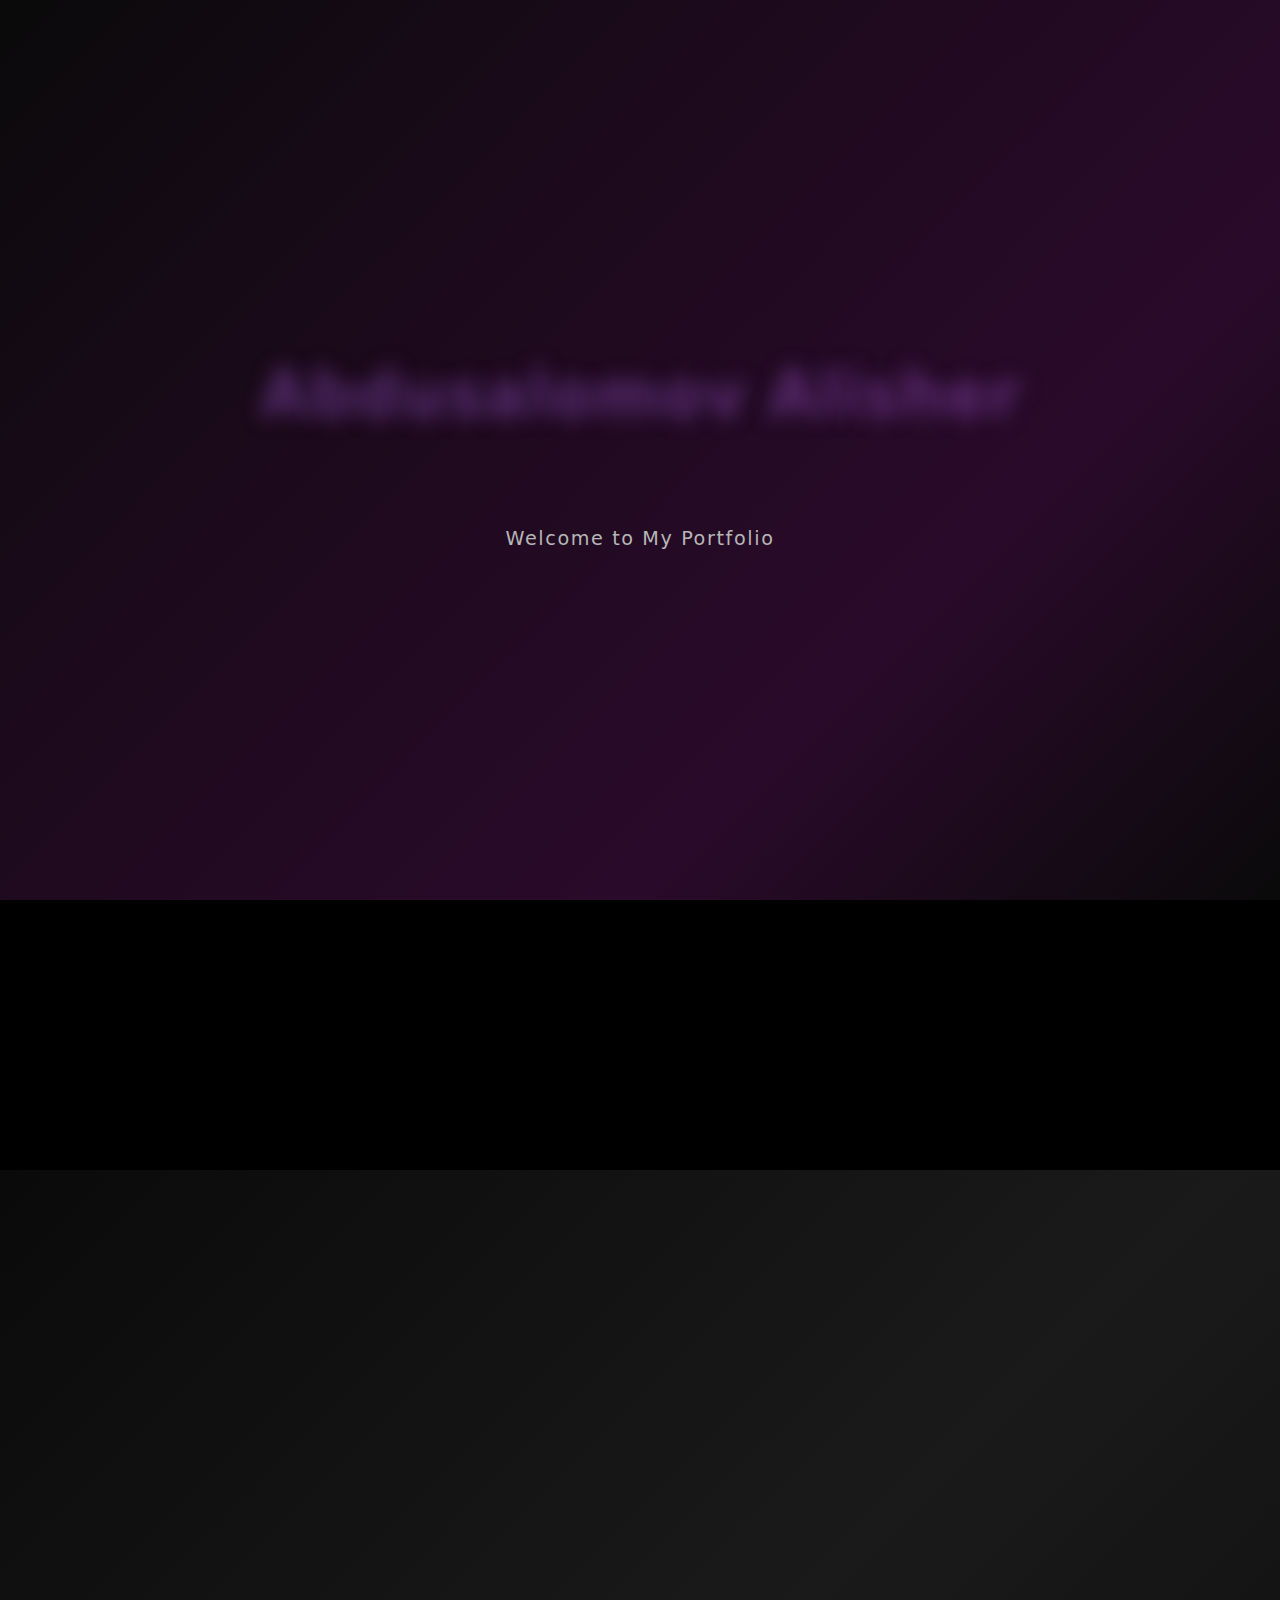
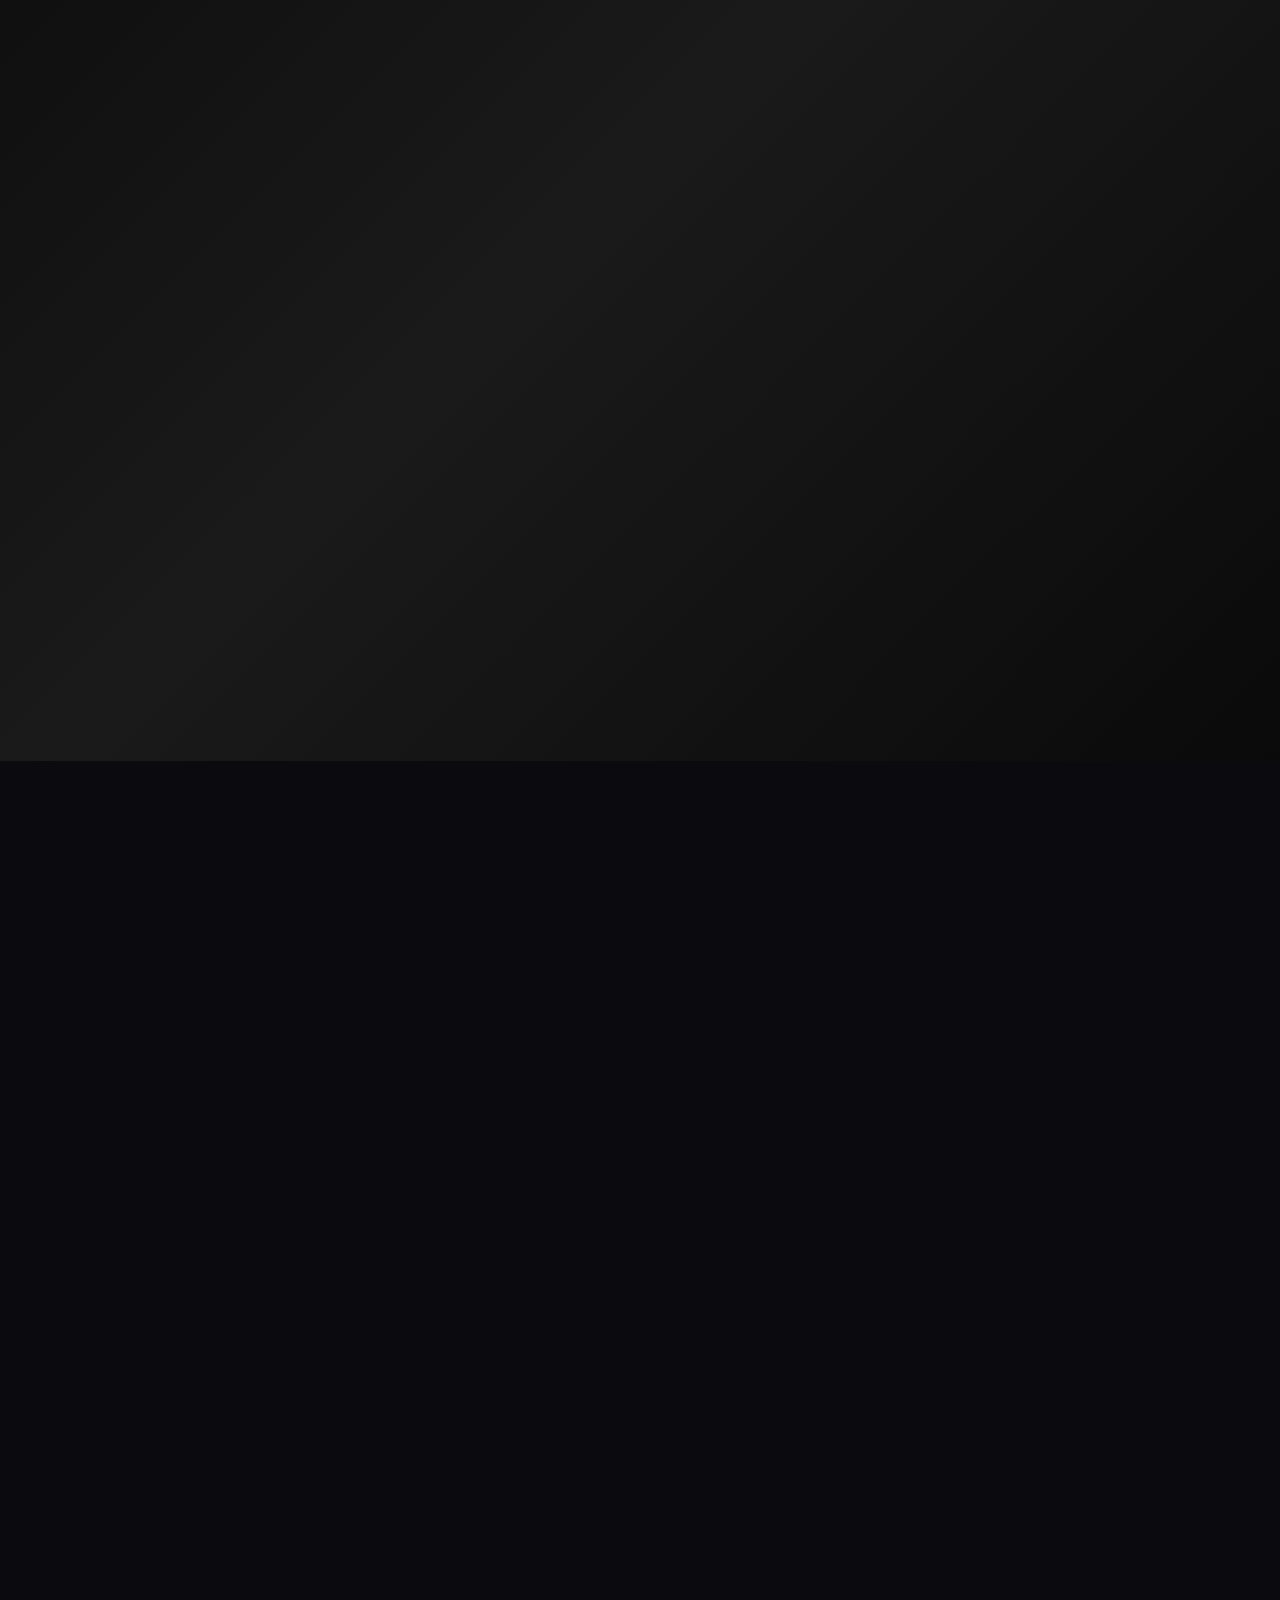
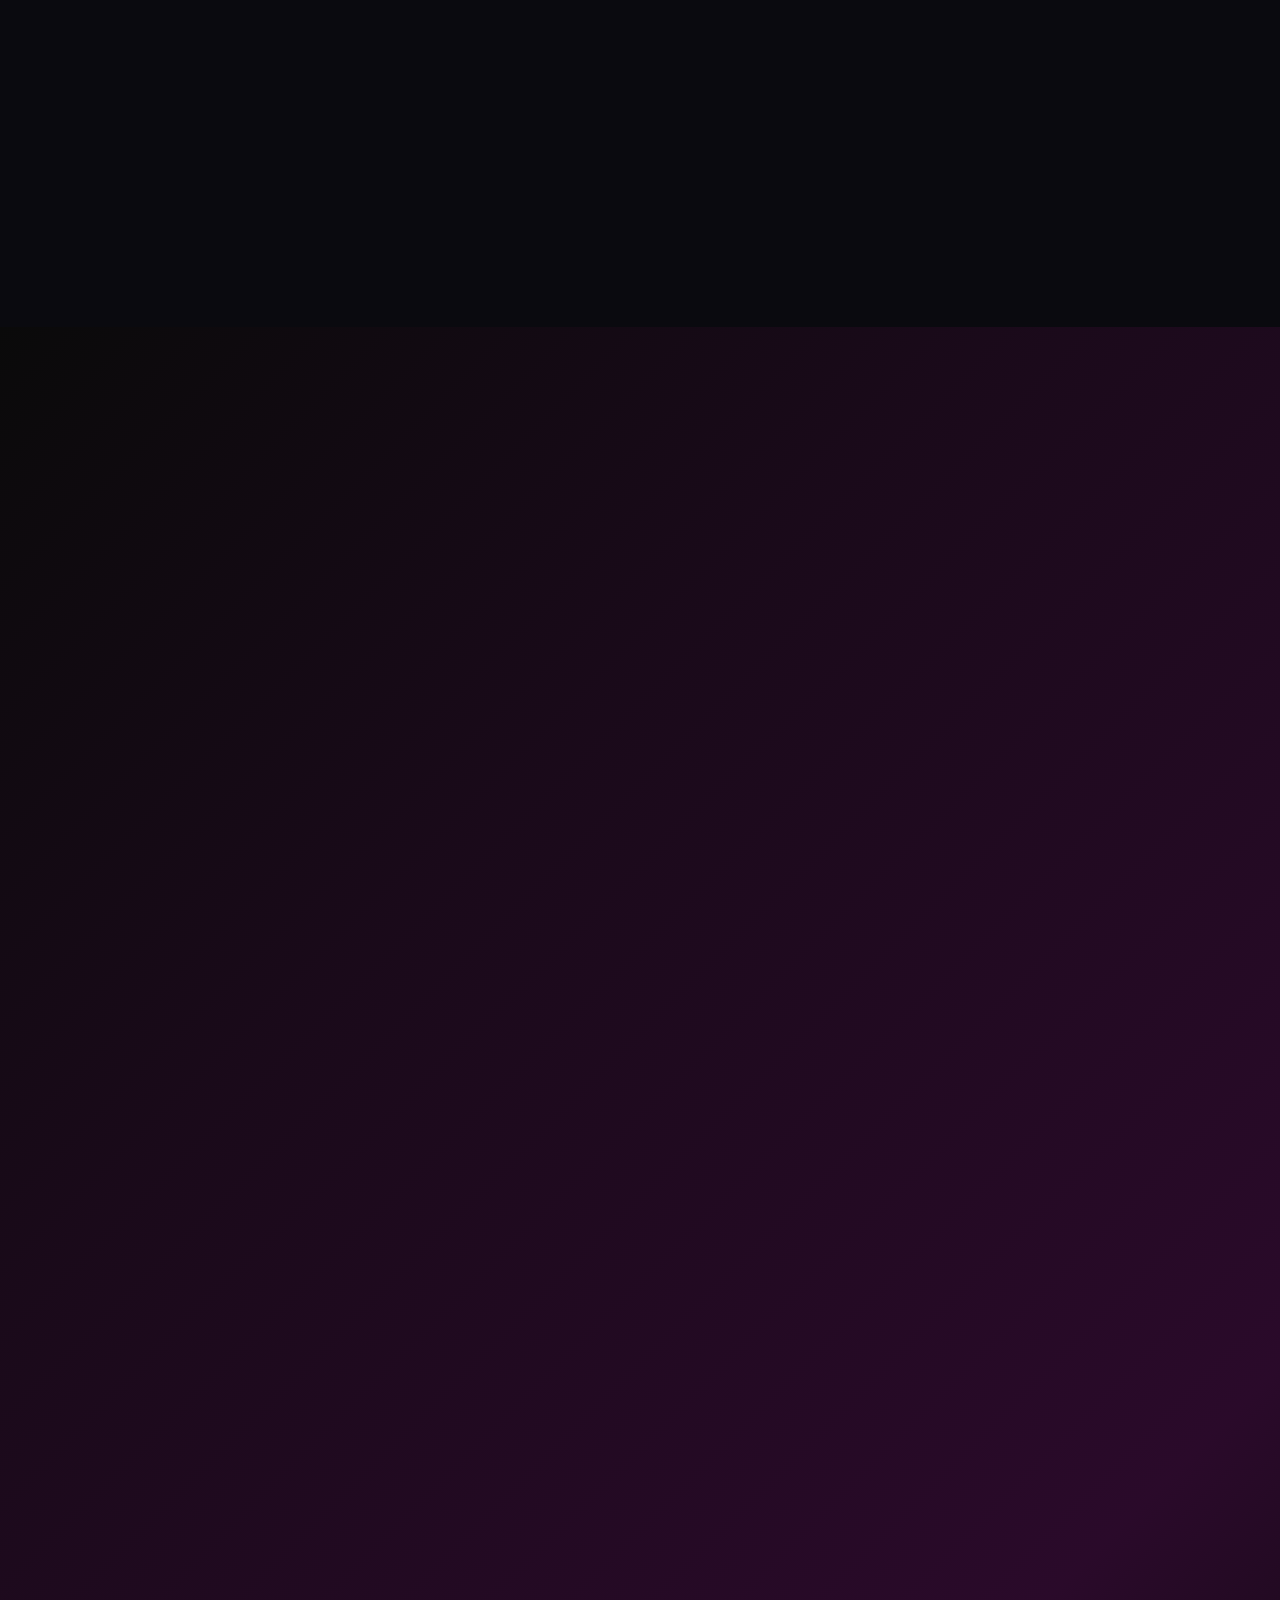
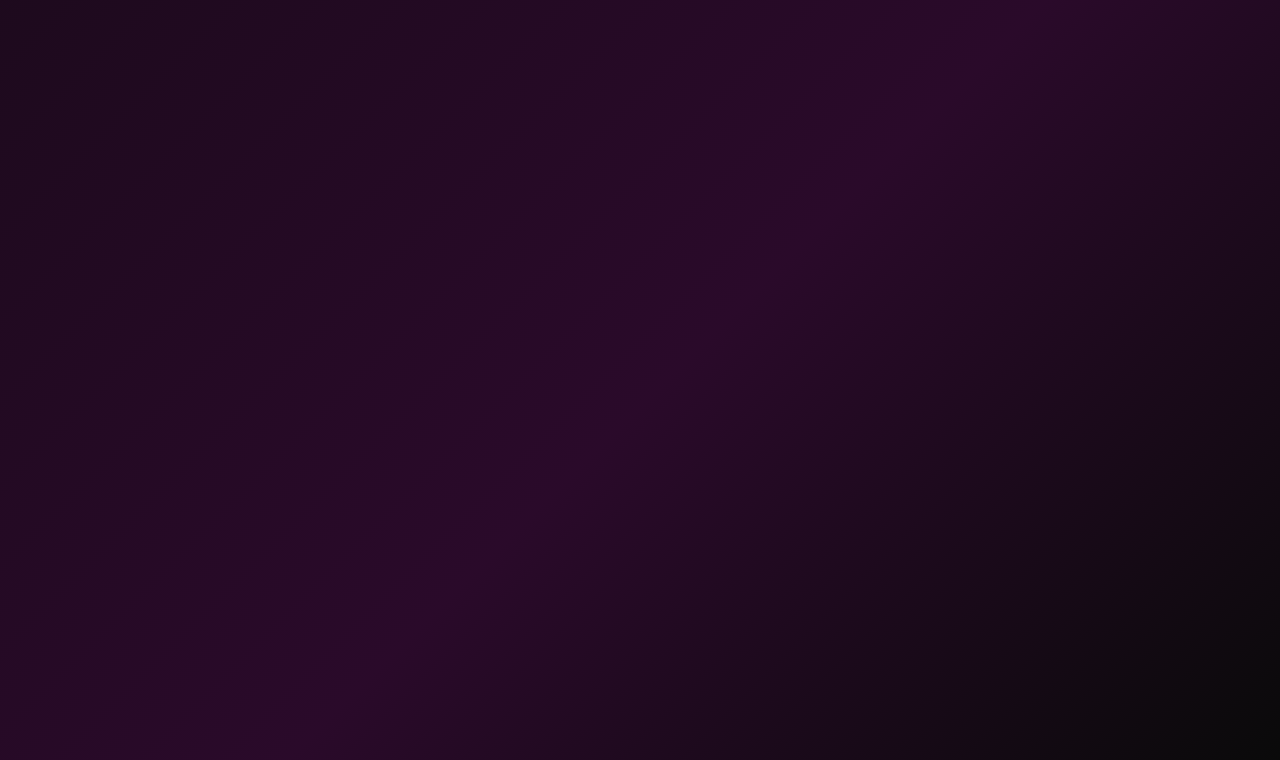
<file: index.html>
<!doctype html>
<html lang="en">
    <head>
        <meta charset="UTF-8" />
        <meta name="viewport" content="width=device-width, initial-scale=1.0" />
        <link rel="stylesheet" href="https://unpkg.com/aos@next/dist/aos.css" />
        <link
            rel="stylesheet"
            href="https://cdnjs.cloudflare.com/ajax/libs/font-awesome/6.0.0/css/all.min.css"
        />
        <link rel="stylesheet" href="./css/global.css" />
        <link rel="stylesheet" href="./css/header.css" />
        <link rel="stylesheet" href="./css/main.css" />
        <link rel="stylesheet" href="./css/about.css" />
        <link rel="stylesheet" href="./css/projects.css" />
        <link rel="stylesheet" href="./css/contact.css" />
        <link rel="stylesheet" href="./css/splash.css" />
        <title>Alisher Abdusalomov - Full-Stack Developer | Portfolio</title>
        <meta name="description" content="Professional Full-Stack Developer with expertise in React, Node.js, and modern web technologies. View my projects and get in touch.">
        <meta name="keywords" content="Full-Stack Developer, React, Node.js, JavaScript, Web Development, Portfolio, Alisher Abdusalomov">
        <meta name="author" content="Alisher Abdusalomov">
        <meta property="og:title" content="Alisher Abdusalomov - Full-Stack Developer">
        <meta property="og:description" content="Professional Full-Stack Developer crafting modern web experiences">
        <meta property="og:type" content="website">
        <meta name="theme-color" content="#7f42a7">
    </head>
    <body>
        <!-- Splash Screen HTML -->
        <div class="splash-screen">
            <div class="splash-content">
                <h1 class="splash-logo">Abdusalomov Alisher</h1>
                <div class="splash-loader"></div>
                <p class="splash-text">Welcome to My Portfolio</p>
            </div>
        </div>

        <div class="container">
            <header>
                <h1 data-aos="fade-down" data-aos-duration="1500" class="logo">
                    Alisher
                </h1>
                <nav>
                    <a data-aos="fade-down" data-aos-duration="1500" href="#home">Home</a>
                    <a data-aos="fade-down" data-aos-duration="2000" href="#about">About</a>
                    <a data-aos="fade-down" data-aos-duration="2500" href="#projects">Projects</a>
                    <a data-aos="fade-down" data-aos-duration="3000" href="#contact">Contact</a>
                </nav>
            </header>

            <main id="home">
                <div class="content">
                    <h1 data-aos="fade-zoom-in" data-aos-easing="ease-in-back" data-aos-delay="300" data-aos-offset="0" data-aos-duration="2000">
                        Abdusalomov Alisher
                    </h1>
                    <p data-aos="fade-zoom-in" data-aos-easing="ease-in-back" data-aos-delay="300" data-aos-offset="0" data-aos-duration="2500" class="description">
                        Creative Full-Stack Developer crafting modern web experiences. Passionate about clean code, intuitive design, and scalable solutions. From concept to deployment, I turn ideas into functional digital products.
                    </p>
                    <div class="buttons-container" data-aos="fade-zoom-in" data-aos-easing="ease-in-back" data-aos-delay="300" data-aos-offset="0" data-aos-duration="3000">
                        <div class="tag-box">
                            <div class="tag">
                                <a href="./cv/Abdusalomov_Alisher.pdf" target="_blank" style="color: inherit; text-decoration: none;">INTRODUCING ·</a>
                            </div>
                        </div>
                    </div>
                </div>
            </main>
        </div>

        <!-- About Section -->
        <section id="about" class="about-section">
            <div class="about-blur"></div>
            <div class="about-content">
                <div class="about-text">
                    <h2 data-aos="fade-right" data-aos-duration="1500">About Me</h2>
                    <p data-aos="fade-right" data-aos-duration="1800" data-aos-delay="200">
                        I transform complex business challenges into elegant digital solutions. As a Full-Stack Developer with 1.5+ years of hands-on experience, I've built applications that serve thousands of users daily using React, Node.js, and cutting-edge web technologies.
                    </p>
                    <p data-aos="fade-right" data-aos-duration="1800" data-aos-delay="400">
                        My approach combines technical expertise with user-centric design, delivering everything from high-performance e-commerce platforms to interactive data visualization tools. Let's turn your next big idea into reality.
                    </p>
                    <div class="skills-grid">
                        <div class="skill-card" data-aos="flip-left" data-aos-duration="1000" data-aos-delay="600">
                            <h3>Frontend</h3>
                            <p>React, Next.js, JavaScript</p>
                        </div>
                        <div class="skill-card" data-aos="flip-left" data-aos-duration="1000" data-aos-delay="800">
                            <h3>Backend</h3>
                            <p>Node.js, Express.js</p>
                        </div>
                        <div class="skill-card" data-aos="flip-left" data-aos-duration="1000" data-aos-delay="1000">
                            <h3>Database</h3>
                            <p>MongoDB, MySQL, PostgreSQL</p>
                        </div>
                        <div class="skill-card" data-aos="flip-left" data-aos-duration="1000" data-aos-delay="1200">
                            <h3>OtherTools</h3>
                            <p>Docker, GitHub, Vite, Figma, Vercel</p>
                        </div>
                    </div>
                </div>
                <div class="about-3d" data-aos="fade-left" data-aos-duration="2000">
                    <div class="profile-image">
                        <img src="./img/my-photo.webp" alt="Alisher Profile" />
                    </div>
                    <div class="central-3d-object">
                        <div class="cube-face front">CREATIVE</div>
                        <div class="cube-face back">INNOVATIVE</div>
                        <div class="cube-face right">DEVELOPER</div>
                        <div class="cube-face left">DESIGNER</div>
                        <div class="cube-face top">PROBLEM</div>
                        <div class="cube-face bottom">SOLVER</div>
                    </div>
                </div>
            </div>
        </section>

        <!-- Projects Section -->
        <section id="projects" class="projects-section">
            <div class="projects-container">
                <div class="projects-header">
                    <h2 data-aos="fade-up" data-aos-duration="1500">My Projects</h2>
                    <p data-aos="fade-up" data-aos-duration="1800" data-aos-delay="200">
                        Explore my latest work and creative solutions that showcase my skills and passion for development.
                    </p>
                </div>
                <div class="projects-grid">
                    <!-- Project 1 -->
                    <div class="project-card" data-aos="fade-up" data-aos-duration="1000" data-aos-delay="300">
                        <div class="project-image">
                            <img src="./img/Ecobazar.png" alt="Ecobazar Project" style="width: 100%; height: 100%; object-fit: cover;">
                            <div class="project-overlay">
                                <div class="project-links">
                                    <a href="https://68172076ebd57712c1dc9e74--clinquant-brioche-f18982.netlify.app/" target="_blank" class="project-link">
                                        <i class="fas fa-external-link-alt"></i>
                                    </a>
                                    <a href="https://github.com/Alisher1707" class="project-link">
                                        <i class="fab fa-github"></i>
                                    </a>
                                </div>
                            </div>
                        </div>
                        <div class="project-content">
                            <div class="project-tech">
                                <span class="tech-tag">HTML</span>
                                <span class="tech-tag">css</span>
                                <span class="tech-tag">JavaScript</span>
                            </div>
                            <h3>Ecobazar</h3>
                            <p>Organic marketplace for fresh vegetables and fruits with online ordering, delivery tracking, and secure payments.</p>
                        </div>
                    </div>
                    <!-- Project 2 -->
                    <div class="project-card" data-aos="fade-up" data-aos-duration="1000" data-aos-delay="500">
                        <div class="project-image">
                            <img src="./img/Dentify-Clinic.png" alt="Dentify-Clinic Project" style="width: 100%; height: 100%; object-fit: cover;">
                            <div class="project-overlay">
                                <div class="project-links">
                                    <a href="https://dentify-clinic-ts1n.vercel.app/" target="_blank" class="project-link">
                                        <i class="fas fa-external-link-alt"></i>
                                    </a>
                                    <a href="https://github.com/Alisher1707" class="project-link">
                                        <i class="fab fa-github"></i>
                                    </a>
                                </div>
                            </div>
                        </div>
                        <div class="project-content">
                            <div class="project-tech">
                                <span class="tech-tag">React</span>
                                <span class="tech-tag">JavaScript</span>
                            </div>
                            <h3>Dentify-Clinic</h3>
                            <p>Modern dental clinic website with online consultation and appointment booking system for convenient patient care.</p>
                        </div>
                    </div>
                    <!-- Project 3 -->
                    <div class="project-card" data-aos="fade-up" data-aos-duration="1000" data-aos-delay="700">
                        <div class="project-image">
                            <div class="project-overlay">
                                <div class="project-links">
                                    <a href="https://cooking-site-7fhp.vercel.app/" class="project-link">
                                        <i class="fas fa-external-link-alt"></i>
                                    </a>
                                    <a href="https://github.com/Alisher1707" class="project-link">
                                        <i class="fab fa-github"></i>
                                    </a>
                                </div>
                            </div>
                        </div>
                        <div class="project-content">
                            <div class="project-tech">
                                <span class="tech-tag">React</span>
                                <span class="tech-tag">JavaScript</span>
                                <span class="tech-tag">CSS</span>
                            </div>
                            <h3>Analytics Dashboard</h3>
                            <p>Comprehensive data visualization platform with interactive charts and real-time business insights.</p>
                        </div>
                    </div>
                    <!-- Project 4 -->
                    <div class="project-card" data-aos="fade-up" data-aos-duration="1000" data-aos-delay="900">
                        <div class="project-image">
                            <div class="project-overlay">
                                <div class="project-links">
                                    <a href="https://github.com/Alisher1707" class="project-link">
                                        <i class="fas fa-external-link-alt"></i>
                                    </a>
                                    <a href="https://github.com/Alisher1707" class="project-link">
                                        <i class="fab fa-github"></i>
                                    </a>
                                </div>
                            </div>
                        </div>
                        <div class="project-content">
                            <div class="project-tech">
                                <span class="tech-tag">Next.js</span>
                                <span class="tech-tag">OpenAI</span>
                                <span class="tech-tag">TensorFlow</span>
                            </div>
                            <h3>AI Assistant Platform</h3>
                            <p>Intelligent conversational AI with natural language processing and machine learning capabilities.</p>
                        </div>
                    </div>
                    <!-- Project 5 -->
                    <div class="project-card" data-aos="fade-up" data-aos-duration="1000" data-aos-delay="1100">
                        <div class="project-image">
                            <div class="project-overlay">
                                <div class="project-links">
                                    <a href="https://github.com/Alisher1707" class="project-link">
                                        <i class="fas fa-external-link-alt"></i>
                                    </a>
                                    <a href="https://github.com/Alisher1707" class="project-link">
                                        <i class="fab fa-github"></i>
                                    </a>
                                </div>
                            </div>
                        </div>
                        <div class="project-content">
                            <div class="project-tech">
                                <span class="tech-tag">Solidity</span>
                                <span class="tech-tag">Web3.js</span>
                                <span class="tech-tag">Ethereum</span>
                            </div>
                            <h3>DeFi Trading Platform</h3>
                            <p>Decentralized finance platform with smart contracts for secure cryptocurrency trading and staking.</p>
                        </div>
                    </div>
                    <!-- Project 6 -->
                    <div class="project-card" data-aos="fade-up" data-aos-duration="1000" data-aos-delay="1300">
                        <div class="project-image">
                            <div class="project-overlay">
                                <div class="project-links">
                                    <a href="https://github.com/Alisher1707" class="project-link">
                                        <i class="fas fa-external-link-alt"></i>
                                    </a>
                                    <a href="https://github.com/Alisher1707" class="project-link">
                                        <i class="fab fa-github"></i>
                                    </a>
                                </div>
                            </div>
                        </div>
                        <div class="project-content">
                            <div class="project-tech">
                                <span class="tech-tag">Unity</span>
                                <span class="tech-tag">C#</span>
                                <span class="tech-tag">WebGL</span>
                            </div>
                            <h3>3D Web Game</h3>
                            <p>Interactive 3D browser game with physics engine, multiplayer support, and cross-platform compatibility.</p>
                        </div>
                    </div>
                </div>
            </div>
        </section>

        <!-- Contact Section -->
        <section id="contact" class="contact-section">
            <div class="contact-blur-1"></div>
            <div class="contact-blur-2"></div>
            <div class="contact-container">
                <div class="contact-info">
                    <h2 data-aos="fade-right" data-aos-duration="1500">Let's Connect</h2>
                    <p data-aos="fade-right" data-aos-duration="1800" data-aos-delay="200">
                        Ready to bring your ideas to life? I'm always excited to work on new projects and collaborate with amazing people. Let's create something extraordinary together.
                    </p>
                    <div class="contact-methods">
                        <div class="contact-method" data-aos="fade-right" data-aos-duration="1000" data-aos-delay="400">
                            <div class="contact-icon">
                                <i class="fas fa-envelope"></i>
                            </div>
                            <div class="contact-details">
                                <h3>Email</h3>
                                <p><a href="mailto:abdusalomova941@gmail.com">abdusalomova941@gmail.com</a></p>
                            </div>
                        </div>
                        <div class="contact-method" data-aos="fade-right" data-aos-duration="1000" data-aos-delay="600">
                            <div class="contact-icon">
                                <i class="fas fa-phone"></i>
                            </div>
                            <div class="contact-details">
                                <h3>Phone</h3>
                                <p><a href="tel:+998904003990">+998 (99) 236-06-31</a></p>
                            </div>
                        </div>
                        <a href="https://maps.google.com/maps?q=Tashkent,+Uzbekistan" target="_blank" class="contact-method" data-aos="fade-right" data-aos-duration="1000" data-aos-delay="800">
                            <div class="contact-icon">
                                <i class="fas fa-map-marker-alt"></i>
                            </div>
                            <div class="contact-details">
                                <h3>Location</h3>
                                <p>Tashkent, Uzbekistan</p>
                            </div>
                        </a>
                        <div class="contact-method" data-aos="fade-right" data-aos-duration="1000" data-aos-delay="1000">
                            <div class="contact-icon">
                                <i class="fas fa-clock"></i>
                            </div>
                            <div class="contact-details">
                                <h3>Availability</h3>
                                <p>Mon - Fri, 9:00 AM - 6:00 PM (UTC+5)</p>
                            </div>
                        </div>
                    </div>
                    <div class="social-links" data-aos="fade-up" data-aos-duration="1500" data-aos-delay="1200">
                        <a href="https://github.com/Alisher1707" class="social-link">
                            <i class="fab fa-github"></i>
                        </a>
                        <a href="https://www.instagram.com/77alisher._/" class="social-link">
                            <i class="fab fa-instagram"></i>
                        </a>
                        <a href="https://t.me/alisher_0717" class="social-link">
                            <i class="fab fa-telegram"></i>
                        </a>
                    </div>
                </div>
                <div class="contact-form-container" data-aos="fade-left" data-aos-duration="1500" data-aos-delay="400">
                    <div class="contact-3d-elements">
                        <div class="contact-3d-element"></div>
                        <div class="contact-3d-element"></div>
                        <div class="contact-3d-element"></div>
                        <div class="contact-3d-element"></div>
                    </div>
                    <form class="contact-form" id="contactForm">
                        <div class="form-group" data-aos="fade-up" data-aos-duration="1000" data-aos-delay="600">
                            <label for="name">Full Name</label>
                            <input type="text" id="name" name="name" class="form-control" placeholder="Enter your full name" required />
                        </div>
                        <div class="form-group" data-aos="fade-up" data-aos-duration="1000" data-aos-delay="800">
                            <label for="email">Email Address</label>
                            <input type="email" id="email" name="email" class="form-control" placeholder="Enter your email address" required />
                        </div>
                        <div class="form-group" data-aos="fade-up" data-aos-duration="1000" data-aos-delay="1000">
                            <label for="subject">Subject</label>
                            <input type="text" id="subject" name="subject" class="form-control" placeholder="What's this about?" required />
                        </div>
                        <div class="form-group" data-aos="fade-up" data-aos-duration="1000" data-aos-delay="1200">
                            <label for="message">Message</label>
                            <textarea id="message" name="message" class="form-control" placeholder="Tell me about your project or inquiry..." required></textarea>
                        </div>
                        <button type="submit" class="submit-btn" data-aos="fade-up" data-aos-duration="1000" data-aos-delay="1400">Send Message</button>
                    </form>
                </div>
            </div>
        </section>

        <script src="https://unpkg.com/aos@next/dist/aos.js"></script>
        <script src="./main.js"></script>
    </body>
</html>
</file>
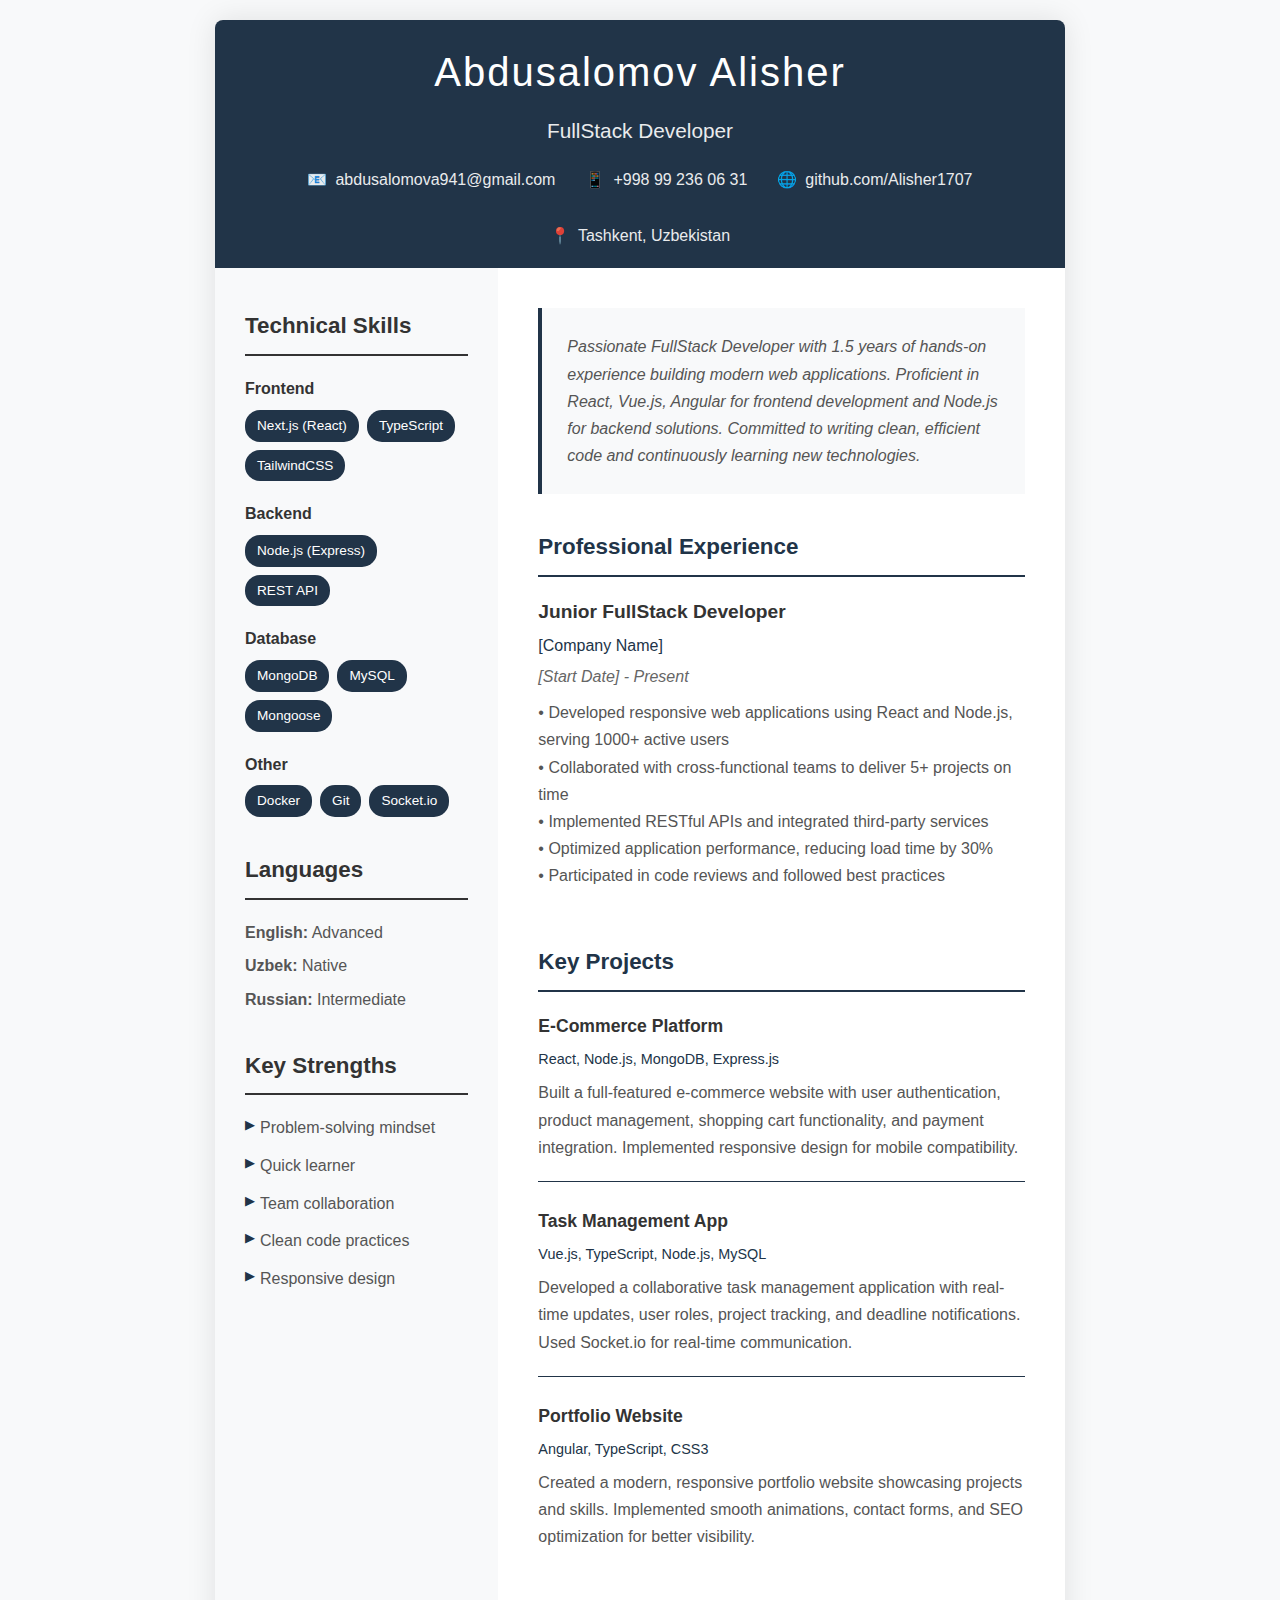
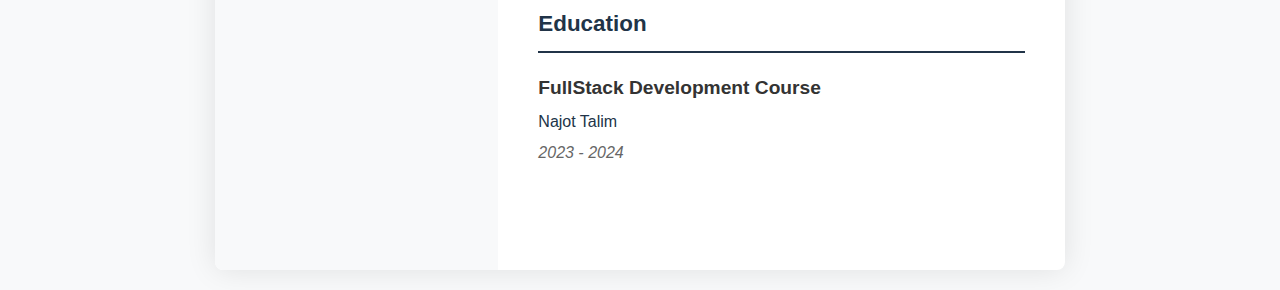
<file: cv/cvv.html>
<!DOCTYPE html>
<html lang="en">
<head>
    <meta charset="UTF-8">
    <meta name="viewport" content="width=device-width, initial-scale=1.0">
    <title>FullStack Developer CV</title>
    <style>
        * {
            margin: 0;
            padding: 0;
            box-sizing: border-box;
        }
        
        body {
            font-family: 'Segoe UI', Tahoma, Geneva, Verdana, sans-serif;
            line-height: 1.6;
            color: #333;
            background: #f8f9fa;
            padding: 20px;
        }
        
        .cv-container {
            max-width: 850px;
            margin: 0 auto;
            background: white;
            box-shadow: 0 0 30px rgba(0,0,0,0.1);
            border-radius: 8px;
            overflow: hidden;
        }
        
        .header {
            background: #213448;
            color: white;
            padding: 20px;
            text-align: center;
        }
        
        .name {
            font-size: 2.5em;
            font-weight: 300;
            margin-bottom: 10px;
            letter-spacing: 2px;
        }
        
        .title {
            font-size: 1.3em;
            font-weight: 400;
            opacity: 0.9;
            margin-bottom: 20px;
        }
        
        .contact-info {
            display: flex;
            justify-content: center;
            gap: 30px;
            flex-wrap: wrap;
            margin-top: 20px;
        }
        
        .contact-item {
            display: flex;
            align-items: center;
            gap: 8px;
            opacity: 0.9;
            text-decoration: none;
            color: white;
            transition: opacity 0.3s ease;
        }
        
        .contact-item:hover {
            opacity: 1;
            transform: scale(1.05);
        }
        
        .main-content {
            display: grid;
            grid-template-columns: 1fr 2fr;
            gap: 0;
        }
        
        .sidebar {
            background: #f8f9fa;
            padding: 40px 30px;
        }
        
        .content {
            padding: 40px;
        }
        
        .section {
            margin-bottom: 35px;
        }
        
        .section-title {
            font-size: 1.4em;
            color: #213448;
            margin-bottom: 20px;
            padding-bottom: 10px;
            border-bottom: 2px solid #213448;
            font-weight: 600;
        }
        
        .sidebar .section-title {
            color: #333;
            border-bottom-color: #333;
        }
        
        .skill-category {
            margin-bottom: 20px;
        }
        
        .skill-category h4 {
            color: #333;
            margin-bottom: 8px;
            font-weight: 600;
        }
        
        .skills {
            display: flex;
            flex-wrap: wrap;
            gap: 8px;
        }
        
        .skill-tag {
            background: #213448;
            color: white;
            padding: 5px 12px;
            border-radius: 15px;
            font-size: 0.85em;
            font-weight: 500;
        }
        
        .experience-item, .project-item {
            margin-bottom: 25px;
            padding-bottom: 20px;
            border-bottom: 1px solid #213448;
        }
        
        .experience-item:last-child, .project-item:last-child {
            border-bottom: none;
        }
        
        .job-title {
            font-size: 1.2em;
            font-weight: 600;
            color: #333;
            margin-bottom: 5px;
        }
        
        .company {
            color: #213448;
            font-weight: 500;
            margin-bottom: 5px;
        }
        
        .duration {
            color: #666;
            font-style: italic;
            margin-bottom: 10px;
        }
        
        .description {
            color: #555;
            line-height: 1.7;
        }
        
        .project-name {
            font-size: 1.1em;
            font-weight: 600;
            color: #333;
            margin-bottom: 8px;
        }
        
        .project-tech {
            color: #213448;
            font-size: 0.9em;
            margin-bottom: 8px;
            font-weight: 500;
        }
        
        .languages div, .contact-details div {
            margin-bottom: 8px;
            color: #555;
        }
        
        .strength-item {
            margin-bottom: 12px;
            padding-left: 15px;
            position: relative;
            color: #555;
        }
        
        .strength-item::before {
            content: "▶";
            position: absolute;
            left: 0;
            color: #213448;
            font-size: 0.8em;
        }
        
        @media (max-width: 768px) {
            .main-content {
                grid-template-columns: 1fr;
            }
            
            .contact-info {
                flex-direction: column;
                gap: 15px;
            }
            
            .name {
                font-size: 2em;
            }
        }
        
        .summary {
            background: #f8f9fa;
            padding: 25px;
            border-left: 4px solid #213448;
            margin-bottom: 30px;
            font-style: italic;
            color: #555;
            line-height: 1.7;
        }
    </style>
</head>
<body>
    <div class="cv-container">
        <header class="header">
            <h1 class="name">Abdusalomov Alisher</h1>
            <h2 class="title">FullStack Developer</h2>
            <div class="contact-info">
                <a href="mailto:abdusalomova941@gmail.com" class="contact-item">
                    <span>📧</span>
                    <span>abdusalomova941@gmail.com</span>
                </a>
                <a href="tel:+998992360631" class="contact-item">
                    <span>📱</span>
                    <span>+998 99 236 06 31</span>
                </a>
                <a href="https://github.com/Alisher1707" target="_blank" class="contact-item">
                    <span>🌐</span>
                    <span>github.com/Alisher1707</span>
                </a>
                <a href="https://maps.google.com/?q=Tashkent,Uzbekistan" target="_blank" class="contact-item">
                    <span>📍</span>
                    <span>Tashkent, Uzbekistan</span>
                </a>
            </div>
        </header>

        <div class="main-content">
            <aside class="sidebar">
                <section class="section">
                    <h3 class="section-title">Technical Skills</h3>
                    
                    <div class="skill-category">
                        <h4>Frontend</h4>
                        <div class="skills">
                            <span class="skill-tag">Next.js (React)</span>
                            <span class="skill-tag">TypeScript</span>
                            <span class="skill-tag">TailwindCSS</span>
                        </div>
                    </div>
                    
                    <div class="skill-category">
                        <h4>Backend</h4>
                        <div class="skills">
                            <span class="skill-tag">Node.js (Express)</span>
                            <span class="skill-tag">REST API</span>
                        </div>
                    </div>
                    
                    <div class="skill-category">
                        <h4>Database</h4>
                        <div class="skills">
                            <span class="skill-tag">MongoDB</span>
                            <span class="skill-tag">MySQL</span>
                            <span class="skill-tag">Mongoose</span>
                        </div>
                    </div>
                    
                    <div class="skill-category">
                        <h4>Other</h4>
                        <div class="skills">
                            <span class="skill-tag">Docker</span>
                            <span class="skill-tag">Git</span>
                            <span class="skill-tag">Socket.io</span>
                        </div>
                    </div>
                </section>

                <section class="section">
                    <h3 class="section-title">Languages</h3>
                    <div class="languages">
                        <div><strong>English:</strong> Advanced</div>
                        <div><strong>Uzbek:</strong> Native</div>
                        <div><strong>Russian:</strong> Intermediate</div>
                    </div>
                </section>

                <section class="section">
                    <h3 class="section-title">Key Strengths</h3>
                    <div class="strength-item">Problem-solving mindset</div>
                    <div class="strength-item">Quick learner</div>
                    <div class="strength-item">Team collaboration</div>
                    <div class="strength-item">Clean code practices</div>
                    <div class="strength-item">Responsive design</div>
                </section>
            </aside>

            <main class="content">
                <section class="section">
                    <div class="summary">
                        Passionate FullStack Developer with 1.5 years of hands-on experience building modern web applications. Proficient in React, Vue.js, Angular for frontend development and Node.js for backend solutions. Committed to writing clean, efficient code and continuously learning new technologies.
                    </div>
                </section>

                <section class="section">
                    <h3 class="section-title">Professional Experience</h3>
                    
                    <div class="experience-item">
                        <div class="job-title">Junior FullStack Developer</div>
                        <div class="company">[Company Name]</div>
                        <div class="duration">[Start Date] - Present</div>
                        <div class="description">
                            • Developed responsive web applications using React and Node.js, serving 1000+ active users<br>
                            • Collaborated with cross-functional teams to deliver 5+ projects on time<br>
                            • Implemented RESTful APIs and integrated third-party services<br>
                            • Optimized application performance, reducing load time by 30%<br>
                            • Participated in code reviews and followed best practices
                        </div>
                    </div>
                </section>

                <section class="section">
                    <h3 class="section-title">Key Projects</h3>
                    
                    <div class="project-item">
                        <div class="project-name">E-Commerce Platform</div>
                        <div class="project-tech">React, Node.js, MongoDB, Express.js</div>
                        <div class="description">
                            Built a full-featured e-commerce website with user authentication, product management, shopping cart functionality, and payment integration. Implemented responsive design for mobile compatibility.
                        </div>
                    </div>
                    
                    <div class="project-item">
                        <div class="project-name">Task Management App</div>
                        <div class="project-tech">Vue.js, TypeScript, Node.js, MySQL</div>
                        <div class="description">
                            Developed a collaborative task management application with real-time updates, user roles, project tracking, and deadline notifications. Used Socket.io for real-time communication.
                        </div>
                    </div>
                    
                    <div class="project-item">
                        <div class="project-name">Portfolio Website</div>
                        <div class="project-tech">Angular, TypeScript, CSS3</div>
                        <div class="description">
                            Created a modern, responsive portfolio website showcasing projects and skills. Implemented smooth animations, contact forms, and SEO optimization for better visibility.
                        </div>
                    </div>
                </section>

                <section class="section">
                    <h3 class="section-title">Education</h3>
                    <div class="experience-item">
                        <div class="job-title">FullStack Development Course</div>
                        <div class="company">Najot Talim</div>
                        <div class="duration">2023 - 2024</div>
                    </div>
                </section>
            </main>
        </div>
    </div>
</body>
</html>
</file>
<file: css/global.css>
* {
    margin: 0;
    padding: 0;
    box-sizing: border-box;
}

body {
    font-family:
        system-ui,
        -apple-system,
        BlinkMacSystemFont,
        "Segoe UI",
        Roboto,
        Oxygen,
        Ubuntu,
        Cantarell,
        "Open Sans",
        "Helvetica Neue",
        sans-serif;
    background-color: black;
    color: #e7e7e7;
    min-height: 100vh;
    line-height: 1.5;
}

.layer-blur {
    height: 0;
    width: 30rem;
    position: absolute;
    top: 20%;
    right: 0;
    box-shadow: 0 0 700px 15px white;
    rotate: -30deg;
    z-index: -1;
}

.container {
    width: 100%;
    margin: 0 auto;
    padding: 0 2rem;
    position: relative;
    overflow: hidden;
}
</file>
<file: css/header.css>
header {
    display: flex;
    justify-content: space-between;
    align-items: center;
    padding: 1rem 2rem;
    position: fixed;
    top: 0;
    left: 0;
    width: 100%;
    z-index: 1000;
    backdrop-filter: blur(10px);
    box-shadow: 0 2px 5px rgba(0, 0, 0, 0.2); /* Engil soya qo'shish */
}

header h1 {
    margin: 0;
    font-size: 2rem;
    font-weight: 600;
    color: #e7e7e7;
    text-shadow: 0 0 10px rgba(127, 66, 167, 0.5); /* Dizayn bilan mos keladigan soya */
}

nav {
    display: flex;
    align-items: center;
    gap: 3rem;
    margin-left: -5%;
}

nav a {
    font-size: 1rem;
    letter-spacing: 0.1rem;
    transition: color 0.2s ease;
    text-decoration: none;
    color: inherit;
}

nav a:hover {
    color: #a7a7a7;
}


@media (max-width: 1300px) {
    header {
        padding: 1rem 0.5rem;
    }
}

@media (max-width: 768px) {
    header {
        padding: 1rem 0.1rem;
    }

    nav {
        display: none;
    }

    header h1 {
        font-size: 2rem;
    }

}
</file>
<file: css/main.css>
/* Main Content */
main {
  display: flex;
  flex-direction: column;
  justify-content: flex-start;
  align-items: center;
  min-height: 130vh;
  position: relative;
  overflow: hidden;
  padding: 5rem 0;
}

main::before {
  content: '';
  position: absolute;
  top: 0;
  left: 0;
  width: 100%;
  height: 100%;
  background: radial-gradient(circle at center, rgba(127, 66, 167, 0.15) 0%, transparent 30%);
  z-index: -1;
}

.content {
  max-width: 1000px;
  margin: 0 auto;
  text-align: center;
  padding: 5rem;
  z-index: 999;
}

.content h1 {
  font-size: 4rem;
  font-weight: 700;
  letter-spacing: 0.05em;
  margin: 1.5rem 0;
  line-height: 1.3;
  background: linear-gradient(45deg, var(--text-primary), var(--primary-color));
  -webkit-background-clip: text;
  -webkit-text-fill-color: transparent;
  text-shadow: 0 0 30px rgba(127, 66, 167, 0.5);
  white-space: nowrap;
}

.description {
  font-size: 1.4rem;
  line-height: 1.9;
  max-width: 800px;
  margin: 0 auto 3rem;
  color: #b7b7b7;
}

.buttons-container {
  display: flex;
  justify-content: center;
  align-items: center;
  gap: 2.5rem;
  flex-wrap: wrap;
  margin-top: 5rem;
}

.tag-box {
  position: relative;
  width: 300px;
  height: 70px;
  border-radius: 45px;
  background: linear-gradient(270deg, #7f42a7, #9b59d1, #6420a0, #7f42a7);
  background-size: 400% 400%;
  animation: gradientRotate 5s ease infinite;
  box-shadow: 0 0 40px rgba(127, 66, 167, 0.7), 0 0 80px rgba(127, 66, 167, 0.4);
  transition: all 0.4s cubic-bezier(0.4, 0, 0.2, 1);
}

@keyframes gradientRotate {
  0% { background-position: 0% 50%; }
  50% { background-position: 100% 50%; }
  100% { background-position: 0% 50%; }
}

.tag-box:hover {
  transform: scale(1.05);
  box-shadow: 0 0 60px rgba(127, 66, 167, 0.9), 0 0 100px rgba(127, 66, 167, 0.5);
}

.tag-box .tag {
  position: absolute;
  inset: 3px;
  background-color: #000000;
  border-radius: 42px;
  display: flex;
  align-items: center;
  justify-content: center;
  font-size: 1.3rem;
  font-weight: 700;
  color: #ffffff;
  letter-spacing: 0.1em;
  transition: all 0.3s ease;
  text-transform: uppercase;
}

.tag-box .tag a {
  display: block;
  width: 100%;
  height: 100%;
  display: flex;
  align-items: center;
  justify-content: center;
  transition: all 0.3s ease;
}

.tag-box:hover .tag a {
  color: #e7b3ff;
  text-shadow: 0 0 10px rgba(127, 66, 167, 0.8);
}

.buttons {
  display: flex;
  justify-content: center;
  gap: 2.5rem;
}


.btn-signing-main {
  text-decoration: none;
  background: linear-gradient(45deg, var(--primary-color), var(--secondary-color));
  color: white;
  padding: 1.2rem 3rem;
  border-radius: 40px;
  font-size: 1.4rem;
  font-weight: 600;
  transition: all 0.3s ease;
  box-shadow: 0 10px 25px rgba(127, 66, 167, 0.4);
}

.btn-signing-main:hover {
  background: linear-gradient(45deg, #8f52b7, #7610d5);
  transform: translateY(-5px);
  box-shadow: 0 15px 30px rgba(127, 66, 167, 0.6);
}

/* Responsive Design */
@media (max-width: 768px) {
  main {
    min-height: 140vh;
    padding: 3rem 0;
  }

  main::before {
    background: radial-gradient(circle at center, rgba(127, 66, 167, 0.1) 0%, transparent 20%);
  }

  .content {
    max-width: 90%;
    padding: 3rem;
  }

  .content h1 {
    font-size: 3rem;
    white-space: normal;
  }

  .description {
    font-size: 1.4rem;
    max-width: 90%;
    margin-bottom: 3rem;
  }

  .buttons-container {
    flex-direction: column;
    gap: 1.5rem;
  }

  .tag-box {
    width: 260px;
    height: 60px;
  }

  .tag-box .tag {
    font-size: 1.1rem;
  }

  .tag-box .tag a {
    font-size: 1.1rem;
  }

  .buttons {
    flex-direction: row;
    gap: 1.5rem;
  }

  .btn-signing-main {
    font-size: 1.1rem;
    padding: 0.9rem 2rem;
  }
}

@media (max-width: 480px) {
  main {
    min-height: 120vh;
  }

  main::before {
    background: radial-gradient(circle at center, rgba(127, 66, 167, 0.1) 0%, transparent 15%);
  }

  .content {
    padding: 2rem;
  }

  .content h1 {
    font-size: 2.2rem;
    white-space: normal;
  }

  .description {
    font-size: 1.2rem;
  }

  .tag-box {
    width: 240px;
    height: 55px;
  }

  .tag-box .tag {
    font-size: 1rem;
  }

  .tag-box .tag a {
    font-size: 1rem;
  }

  .buttons {
    flex-direction: column;
    gap: 1rem;
  }

  .btn-signing-main {
    font-size: 1rem;
    padding: 0.8rem 1.5rem;
  }
}
</file>
<file: css/about.css>
.about-section {
    min-height: 100vh;
    padding: 5rem 0;
    position: relative;
    overflow: hidden;
    background: linear-gradient(135deg, #0a0a0a 0%, #1a1a1a 50%, #0a0a0a 100%);
}

.about-blur {
    height: 0;
    width: 40rem;
    position: absolute;
    top: 30%;
    left: -10%;
    box-shadow: 0 0 800px 20px #5300a0;
    rotate: 45deg;
    z-index: -1;
    opacity: 0.3;
}

.about-content {
    display: flex;
    align-items: center;
    justify-content: space-between;
    gap: 5rem;
    max-width: 1200px;
    margin: 0 auto;
    padding: 0 2rem;
}

.about-text {
    flex: 1;
    max-width: 600px;
}

.about-text h2 {
    font-size: 3.5rem;
    font-weight: 600;
    margin-bottom: 2rem;
    background: linear-gradient(45deg, #e7e7e7, #a7a7a7, #5300a0);
    -webkit-background-clip: text;
    -webkit-text-fill-color: transparent;
    background-clip: text;
    text-shadow: 0 0 20px rgba(83, 0, 160, 0.5);
}

.about-text p {
    font-size: 1.3rem;
    line-height: 1.8;
    color: #b7b7b7;
    margin-bottom: 2rem;
}

.skills-grid {
    display: grid;
    grid-template-columns: repeat(2, 1fr);
    grid-template-rows: repeat(2, 1fr);
    gap: 1.5rem;
    margin-top: 3rem;
    max-width: 600px;
}

.skill-card {
    background: linear-gradient(145deg, rgba(30, 30, 30, 0.9), rgba(20, 20, 20, 0.95));
    border: 1.5px solid rgba(83, 0, 160, 0.3);
    padding: 2rem 1.5rem;
    border-radius: 20px;
    text-align: center;
    transition: all 0.4s cubic-bezier(0.4, 0, 0.2, 1);
    backdrop-filter: blur(15px);
    position: relative;
    overflow: hidden;
    box-shadow: 0 4px 20px rgba(0, 0, 0, 0.3);
}

.skill-card::before {
    content: '';
    position: absolute;
    top: 0;
    left: 0;
    width: 100%;
    height: 100%;
    background: linear-gradient(135deg, rgba(83, 0, 160, 0.1), transparent);
    opacity: 0;
    transition: opacity 0.4s ease;
}

.skill-card:hover {
    transform: translateY(-8px) scale(1.02);
    box-shadow: 0 12px 40px rgba(83, 0, 160, 0.4), 0 0 20px rgba(83, 0, 160, 0.2);
    border-color: #7f42a7;
}

.skill-card:hover::before {
    opacity: 1;
}

.skill-card h3 {
    font-size: 1.3rem;
    font-weight: 600;
    margin-bottom: 0.8rem;
    color: #ffffff;
    letter-spacing: 0.5px;
}

.skill-card p {
    font-size: 0.95rem;
    color: #c7c7c7;
    line-height: 1.6;
    font-weight: 400;
}

.about-3d {
    flex: 1;
    position: relative;
    height: 600px;
    perspective: 1000px;
}

.profile-image {
    position: absolute;
    top: -5%;
    left: 50%;
    transform: translateX(-50%);
    z-index: 10;
    width: 200px;
    height: 200px;
    border-radius: 50%;
    overflow: hidden;
    border: 3px solid #5300a0;
    box-shadow: 0 0 30px rgba(83, 0, 160, 0.6);
    animation: profileFloat 4s ease-in-out infinite;
}

.profile-image img {
    width: 100%;
    height: 100%;
    object-fit: cover;
    border-radius: 50%;
}

@keyframes profileFloat {
    0%, 100% {
        transform: translateX(-50%) translateY(0px);
    }
    50% {
        transform: translateX(-50%) translateY(-15px);
    }
}


.central-3d-object {
    position: absolute;
    top: 60%;
    left: 50%;
    transform: translate(-50%, -50%);
    width: 200px;
    height: 200px;
    transform-style: preserve-3d;
    animation: rotate3d 20s linear infinite;
}

.cube-face {
    position: absolute;
    width: 200px;
    height: 200px;
    background: rgba(83, 0, 160, 0.3);
    border: 2px solid #5300a0;
    display: flex;
    align-items: center;
    justify-content: center;
    font-size: 1.2rem;
    font-weight: 600;
    backdrop-filter: blur(5px);
}

.cube-face.front { transform: rotateY(0deg) translateZ(100px); }
.cube-face.back { transform: rotateY(180deg) translateZ(100px); }
.cube-face.right { transform: rotateY(90deg) translateZ(100px); }
.cube-face.left { transform: rotateY(-90deg) translateZ(100px); }
.cube-face.top { transform: rotateX(90deg) translateZ(100px); }
.cube-face.bottom { transform: rotateX(-90deg) translateZ(100px); }

@keyframes rotate3d {
    0% {
        transform: translate(-50%, -50%) rotateX(0deg) rotateY(0deg);
    }
    100% {
        transform: translate(-50%, -50%) rotateX(360deg) rotateY(360deg);
    }
}

@media (max-width: 1300px) {
    .about-content {
        flex-direction: column;
        text-align: center;
    }

    .about-text h2 {
        font-size: 2.5rem;
    }
}

@media (max-width: 768px) {
    .about-content {
        padding: 0 1rem;
    }

    .about-text h2 {
        font-size: 2rem;
    }

    .about-text p {
        font-size: 1rem;
    }

    .skills-grid {
        grid-template-columns: repeat(2, 1fr);
        gap: 1rem;
    }

    .skill-card {
        padding: 1.5rem 1rem;
    }

    .skill-card h3 {
        font-size: 1.1rem;
    }

    .skill-card p {
        font-size: 0.85rem;
    }

    .about-3d {
        height: 400px;
    }

    .profile-image {
        width: 150px;
        height: 150px;
        top: -5%;
    }

    .central-3d-object {
        width: 150px;
        height: 150px;
        top: 65%;
    }

    .cube-face {
        width: 150px;
        height: 150px;
        font-size: 1rem;
    }

    .cube-face.front { transform: rotateY(0deg) translateZ(75px); }
    .cube-face.back { transform: rotateY(180deg) translateZ(75px); }
    .cube-face.right { transform: rotateY(90deg) translateZ(75px); }
    .cube-face.left { transform: rotateY(-90deg) translateZ(75px); }
    .cube-face.top { transform: rotateX(90deg) translateZ(75px); }
    .cube-face.bottom { transform: rotateX(-90deg) translateZ(75px); }
}
</file>
<file: css/projects.css>
/* Projects Section Styles */
.projects-section {
  position: relative;
  padding: 80px 0;
  background: #0a0a0f;
  min-height: 100vh;
}

/* Container */
.projects-container {
  max-width: 1200px;
  margin: 0 auto;
  padding: 0 20px;
}

/* Header */
.projects-header {
  text-align: center;
  margin-bottom: 60px;
}

.projects-header h2 {
  font-size: 2.5rem;
  font-weight: 600;
  color: #ffffff;
  margin-bottom: 15px;
}

.projects-header p {
  font-size: 1.1rem;
  color: #94a3b8;
  max-width: 500px;
  margin: 0 auto;
  line-height: 1.6;
}

/* Projects Grid */
.projects-grid {
  display: grid;
  grid-template-columns: repeat(auto-fit, minmax(300px, 1fr));
  gap: 30px;
}

/* Project Cards */
.project-card {
  background: rgba(255, 255, 255, 0.05);
  border-radius: 15px;
  overflow: hidden;
  border: 1px solid rgba(148, 163, 184, 0.2);
  transition: all 0.3s ease;
}

.project-card:hover {
  transform: translateY(-5px);
  box-shadow: 0 10px 20px rgba(0, 0, 0, 0.2);
  border-color: #6366f1;
}

/* Project Image */
.project-image {
  position: relative;
  height: 200px;
  background: linear-gradient(135deg, #1e293b, #334155);
  display: flex;
  align-items: center;
  justify-content: center;
}

.project-overlay {
  position: absolute;
  top: 0;
  left: 0;
  right: 0;
  bottom: 0;
  background: rgba(0, 0, 0, 0.7);
  display: flex;
  align-items: center;
  justify-content: center;
  opacity: 0;
  transition: opacity 0.3s ease;
}

.project-card:hover .project-overlay {
  opacity: 1;
}

.project-links {
  display: flex;
  gap: 15px;
}

.project-link {
  width: 40px;
  height: 40px;
  border-radius: 50%;
  background: rgba(99, 102, 241, 0.2);
  border: 1px solid #6366f1;
  display: flex;
  align-items: center;
  justify-content: center;
  color: #6366f1;
  text-decoration: none;
  transition: all 0.3s ease;
}

.project-link:hover {
  background: #6366f1;
  color: white;
}

/* Project Content */
.project-content {
  padding: 20px;
}

.project-tech {
  display: flex;
  flex-wrap: wrap;
  gap: 8px;
  margin-bottom: 15px;
}

.tech-tag {
  background: rgba(99, 102, 241, 0.1);
  color: #6366f1;
  padding: 5px 10px;
  border-radius: 15px;
  font-size: 0.8rem;
  font-weight: 500;
}

.project-content h3 {
  color: #ffffff;
  font-size: 1.3rem;
  font-weight: 600;
  margin-bottom: 10px;
}

.project-content p {
  color: #94a3b8;
  font-size: 0.9rem;
  line-height: 1.5;
}

/* Responsive Design */
@media (max-width: 768px) {
  .projects-section {
    padding: 60px 0;
  }
  
  .projects-header h2 {
    font-size: 2rem;
  }
  
  .projects-grid {
    grid-template-columns: 1fr;
    gap: 20px;
  }
  
  .project-image {
    height: 150px;
  }
}

@media (max-width: 480px) {
  .projects-container {
    padding: 0 10px;
  }
  
  .projects-header h2 {
    font-size: 1.8rem;
  }
  
  .projects-header p {
    font-size: 1rem;
  }
  
  .project-content {
    padding: 15px;
  }
}
</file>
<file: css/contact.css>
.contact-section {
    min-height: 100vh;
    padding: 8rem 0;
    position: relative;
    overflow: hidden;
    background: linear-gradient(135deg, #0a0a0a 0%, #1a0a1a 30%, #2a0a2a 70%, #0a0a0a 100%);
}

.contact-blur-1 {
    height: 0;
    width: 50rem;
    position: absolute;
    top: 20%;
    right: -15%;
    box-shadow: 0 0 1000px 25px var(--primary-color);
    rotate: -60deg;
    z-index: -1;
    opacity: 0.4;
}

.contact-blur-2 {
    height: 0;
    width: 35rem;
    position: absolute;
    bottom: 30%;
    left: -10%;
    box-shadow: 0 0 800px 20px var(--secondary-color);
    rotate: 30deg;
    z-index: -1;
    opacity: 0.3;
}

.contact-container {
    max-width: 1400px;
    margin: 0 auto;
    padding: 0 2rem;
    display: grid;
    grid-template-columns: 1fr 1fr;
    gap: 6rem;
    align-items: center;
}

.contact-info {
    position: relative;
}

.contact-info h2 {
    font-size: 4rem;
    font-weight: 700;
    margin-bottom: 2rem;
    background: linear-gradient(45deg, #e7e7e7, var(--primary-color), var(--secondary-color), #5300a0);
    -webkit-background-clip: text;
    -webkit-text-fill-color: transparent;
    background-clip: text;
    text-shadow: 0 0 30px rgba(127, 66, 167, 0.6);
    position: relative;
}

.contact-info p {
    font-size: 1.4rem;
    line-height: 1.8;
    color: #b7b7b7;
    margin-bottom: 3rem;
}

.contact-methods {
    display: flex;
    flex-direction: column;
    gap: 2rem;
}

.contact-method {
    display: flex;
    align-items: center;
    gap: 1.5rem;
    padding: 1.5rem;
    background: rgba(255, 255, 255, 0.05);
    border: 1px solid rgba(127, 66, 167, 0.3);
    border-radius: 20px;
    transition: all 0.4s ease;
    backdrop-filter: blur(15px);
    transform-style: preserve-3d;
    position: relative;
    overflow: hidden;
    text-decoration: none;
}

.contact-method::before {
    content: '';
    position: absolute;
    top: 0;
    left: -100%;
    width: 100%;
    height: 100%;
    background: linear-gradient(90deg, transparent, rgba(127, 66, 167, 0.2), transparent);
    transition: left 0.6s;
}

.contact-method:hover::before {
    left: 100%;
}

.contact-method:hover {
    transform: translateY(-8px) rotateX(5deg) scale(1.02);
    box-shadow: 0 25px 50px rgba(127, 66, 167, 0.4);
    border-color: var(--primary-color);
    background: rgba(127, 66, 167, 0.1);
}

.contact-icon {
    width: 60px;
    height: 60px;
    border-radius: 50%;
    background: linear-gradient(45deg, var(--primary-color), var(--secondary-color));
    display: flex;
    align-items: center;
    justify-content: center;
    font-size: 1.5rem;
    color: white;
    flex-shrink: 0;
    animation: iconPulse 3s ease-in-out infinite;
    box-shadow: 0 0 20px rgba(127, 66, 167, 0.5);
}

@keyframes iconPulse {
    0%, 100% {
        transform: scale(1);
        box-shadow: 0 0 20px rgba(127, 66, 167, 0.5);
    }
    50% {
        transform: scale(1.1);
        box-shadow: 0 0 30px rgba(127, 66, 167, 0.8);
    }
}

.contact-details h3 {
    font-size: 1.3rem;
    margin-bottom: 0.5rem;
    color: #e7e7e7;
}

.contact-details p {
    font-size: 1rem;
    color: #a7a7a7;
    margin: 0;
}

.contact-details a {
    color: var(--primary-color);
    text-decoration: none;
    transition: color 0.3s ease;
}

.contact-details a:hover {
    color: var(--secondary-color);
}

.social-links {
    display: flex;
    gap: 1.5rem;
    margin-top: 3rem;
}

.social-link {
    width: 70px;
    height: 70px;
    border-radius: 50%;
    background: rgba(255, 255, 255, 0.05);
    border: 2px solid rgba(127, 66, 167, 0.3);
    display: flex;
    align-items: center;
    justify-content: center;
    font-size: 1.8rem;
    color: var(--primary-color);
    text-decoration: none;
    transition: all 0.4s ease;
    backdrop-filter: blur(10px);
    position: relative;
    overflow: hidden;
}

.social-link::before {
    content: '';
    position: absolute;
    top: 50%;
    left: 50%;
    width: 0;
    height: 0;
    background: linear-gradient(45deg, var(--primary-color), var(--secondary-color));
    border-radius: 50%;
    transition: all 0.4s ease;
    transform: translate(-50%, -50%);
    z-index: -1;
}

.social-link:hover::before {
    width: 100%;
    height: 100%;
}

.social-link:hover {
    color: white;
    transform: translateY(-10px) scale(1.1);
    box-shadow: 0 20px 40px rgba(127, 66, 167, 0.4);
    border-color: var(--primary-color);
}

.contact-form-container {
    position: relative;
}

.contact-form {
    background: rgba(255, 255, 255, 0.03);
    border: 1px solid rgba(127, 66, 167, 0.2);
    border-radius: 30px;
    padding: 3rem;
    backdrop-filter: blur(20px);
    box-shadow: 0 30px 60px rgba(0, 0, 0, 0.3);
    position: relative;
    overflow: hidden;
}

.contact-form::before {
    content: '';
    position: absolute;
    top: -2px;
    left: -2px;
    right: -2px;
    bottom: -2px;
    background: linear-gradient(45deg, var(--primary-color), var(--secondary-color), #5300a0, var(--primary-color));
    background-size: 400% 400%;
    border-radius: 30px;
    z-index: -1;
    animation: borderGlow 4s ease infinite;
    opacity: 0.7;
}

@keyframes borderGlow {
    0%, 100% {
        background-position: 0% 50%;
    }
    50% {
        background-position: 100% 50%;
    }
}

.form-group {
    margin-bottom: 2rem;
    position: relative;
}

.form-group label {
    display: block;
    margin-bottom: 0.8rem;
    font-size: 1.1rem;
    font-weight: 500;
    color: #e7e7e7;
    position: relative;
}

.form-control {
    width: 100%;
    padding: 1.2rem 1.5rem;
    background: rgba(255, 255, 255, 0.05);
    border: 2px solid rgba(127, 66, 167, 0.3);
    border-radius: 15px;
    font-size: 1rem;
    color: #e7e7e7;
    transition: all 0.3s ease;
    backdrop-filter: blur(10px);
    font-family: inherit;
}

.form-control:focus {
    outline: none;
    border-color: var(--primary-color);
    box-shadow: 0 0 25px rgba(127, 66, 167, 0.4);
    background: rgba(127, 66, 167, 0.08);
    transform: translateY(-2px);
}

.form-control::placeholder {
    color: #a5a5a5;
}

textarea.form-control {
    min-height: 150px;
    resize: vertical;
}

.submit-btn {
    width: 100%;
    padding: 1.5rem;
    background: linear-gradient(45deg, var(--primary-color), var(--secondary-color));
    border: none;
    border-radius: 15px;
    font-size: 1.2rem;
    font-weight: 600;
    color: white;
    cursor: pointer;
    transition: all 0.4s ease;
    text-transform: uppercase;
    letter-spacing: 1px;
    position: relative;
    overflow: hidden;
}

.submit-btn::before {
    content: '';
    position: absolute;
    top: 0;
    left: -100%;
    width: 100%;
    height: 100%;
    background: linear-gradient(90deg, transparent, rgba(255, 255, 255, 0.2), transparent);
    transition: left 0.6s;
}

.submit-btn:hover::before {
    left: 100%;
}

.submit-btn:hover {
    transform: translateY(-3px);
    box-shadow: 0 20px 40px rgba(127, 66, 167, 0.5);
    background: linear-gradient(45deg, #8f52b7, #7610d5);
}

.submit-btn:active {
    transform: translateY(0);
}

.contact-3d-elements {
    position: absolute;
    width: 100%;
    height: 100%;
    pointer-events: none;
}

.contact-3d-element {
    position: absolute;
    width: 40px;
    height: 40px;
    background: linear-gradient(45deg, var(--primary-color), var(--secondary-color));
    border-radius: 10px;
    animation: contactFloat 8s ease-in-out infinite;
    box-shadow: 0 0 15px rgba(127, 66, 167, 0.5);
}

.contact-3d-element:nth-child(1) {
    top: 10%;
    left: 5%;
    animation-delay: 0s;
    border-radius: 50%;
}

.contact-3d-element:nth-child(2) {
    top: 20%;
    right: 10%;
    animation-delay: 2s;
    transform: rotate(45deg);
}

.contact-3d-element:nth-child(3) {
    bottom: 20%;
    left: 8%;
    animation-delay: 4s;
    border-radius: 30%;
}

.contact-3d-element:nth-child(4) {
    bottom: 30%;
    right: 5%;
    animation-delay: 6s;
    clip-path: polygon(50% 0%, 0% 100%, 100% 100%);
}

@keyframes contactFloat {
    0%, 100% {
        transform: translateY(0px) rotate(0deg);
    }
    25% {
        transform: translateY(-20px) rotate(90deg);
    }
    50% {
        transform: translateY(0px) rotate(180deg);
    }
    75% {
        transform: translateY(20px) rotate(270deg);
    }
}

@media (max-width: 1300px) {
    .contact-container {
        grid-template-columns: 1fr;
        gap: 4rem;
    }

    .contact-info h2 {
        font-size: 3rem;
    }
}

@media (max-width: 768px) {
    .contact-container {
        padding: 0 1rem;
        gap: 3rem;
    }

    .contact-info h2 {
        font-size: 2.5rem;
    }

    .contact-info p {
        font-size: 1.1rem;
    }

    .contact-methods {
        gap: 1.5rem;
    }

    .contact-method {
        padding: 1.2rem;
    }

    .contact-icon {
        width: 50px;
        height: 50px;
        font-size: 1.2rem;
    }

    .contact-details h3 {
        font-size: 1.1rem;
    }

    .social-links {
        justify-content: center;
        gap: 1rem;
    }

    .social-link {
        width: 60px;
        height: 60px;
        font-size: 1.5rem;
    }

    .contact-form {
        padding: 2rem;
    }

    .form-control {
        padding: 1rem;
    }

    .submit-btn {
        padding: 1.2rem;
        font-size: 1rem;
    }
}
</file>
<file: css/splash.css>
.splash-screen {
    position: fixed;
    top: 0;
    left: 0;
    width: 100%;
    height: 100vh;
    background: linear-gradient(
        135deg,
        #0a0a0a 0%,
        #1a0a1a 30%,
        #2a0a2a 70%,
        #0a0a0a 100%
    );
    display: flex;
    align-items: center;
    justify-content: center;
    z-index: 9999;
    opacity: 1;
    transition:
        opacity 0.5s ease,
        visibility 0.5s ease;
}

.splash-screen.hidden {
    opacity: 0;
    visibility: hidden;
}

.splash-content {
    text-align: center;
    transform: scale(1);
    animation: splashFadeIn 1s ease-in-out;
}

.splash-logo {
    font-size: 4rem;
    font-weight: 700;
    background: linear-gradient(45deg, #e7e7e7, var(--primary-color), #6600c5, #5300a0);
    -webkit-background-clip: text;
    -webkit-text-fill-color: transparent;
    text-shadow: 0 0 20px rgba(127, 66, 167, 0.6);
    margin-bottom: 1rem;
}

.splash-loader {
    width: 50px;
    height: 50px;
    border: 5px solid var(--primary-color);
    border-top-color: transparent;
    border-radius: 50%;
    animation: spin 1s linear infinite;
    margin: 0 auto 1rem;
}

.splash-text {
    font-size: 1.2rem;
    color: #b7b7b7;
    letter-spacing: 0.1rem;
}


@keyframes splashFadeIn {
    0% {
        opacity: 0;
        transform: scale(0.8);
    }
    100% {
        opacity: 1;
        transform: scale(1);
    }
}

@keyframes spin {
    0% {
        transform: rotate(0deg);
    }
    100% {
        transform: rotate(360deg);
    }
}

@media (max-width: 768px) {
    .splash-logo {
        font-size: 2.5rem;
    }
    .splash-text {
        font-size: 1rem;
    }
    .splash-loader {
        width: 40px;
        height: 40px;
    }
}
</file>
